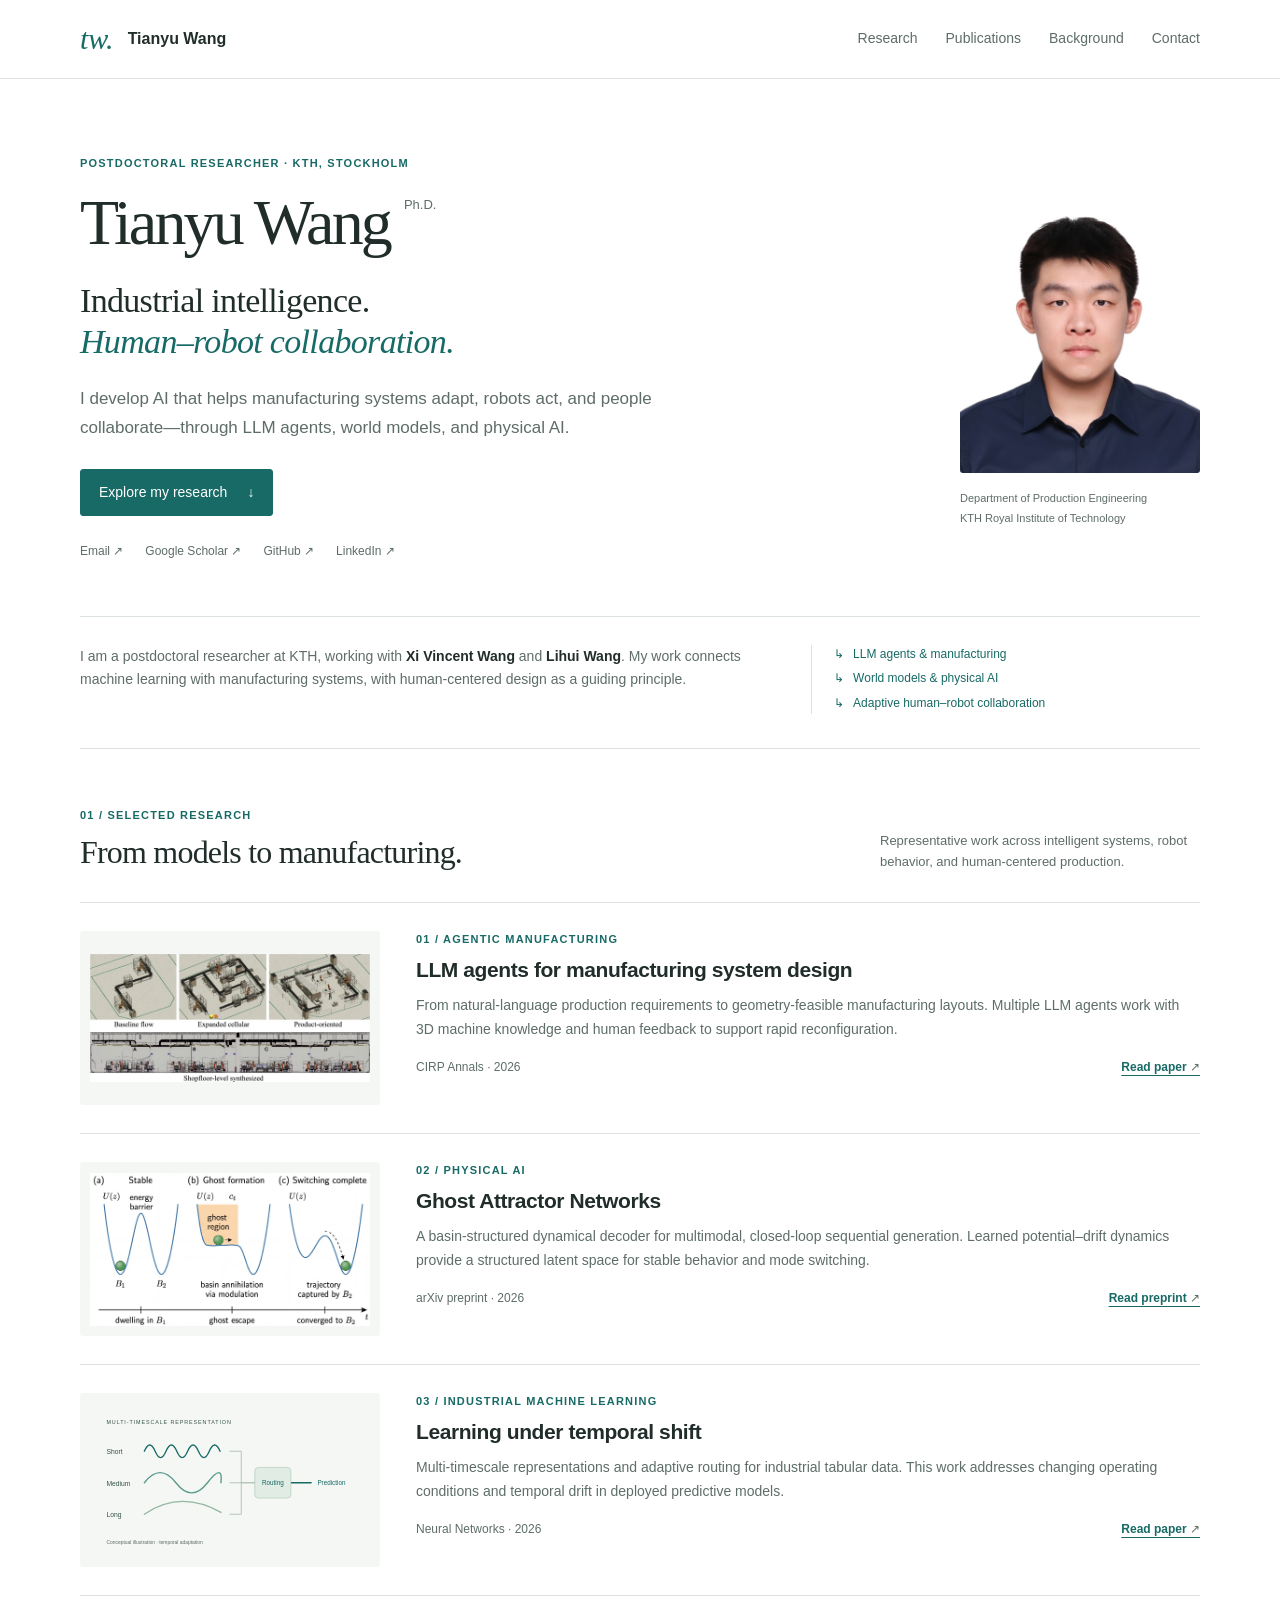
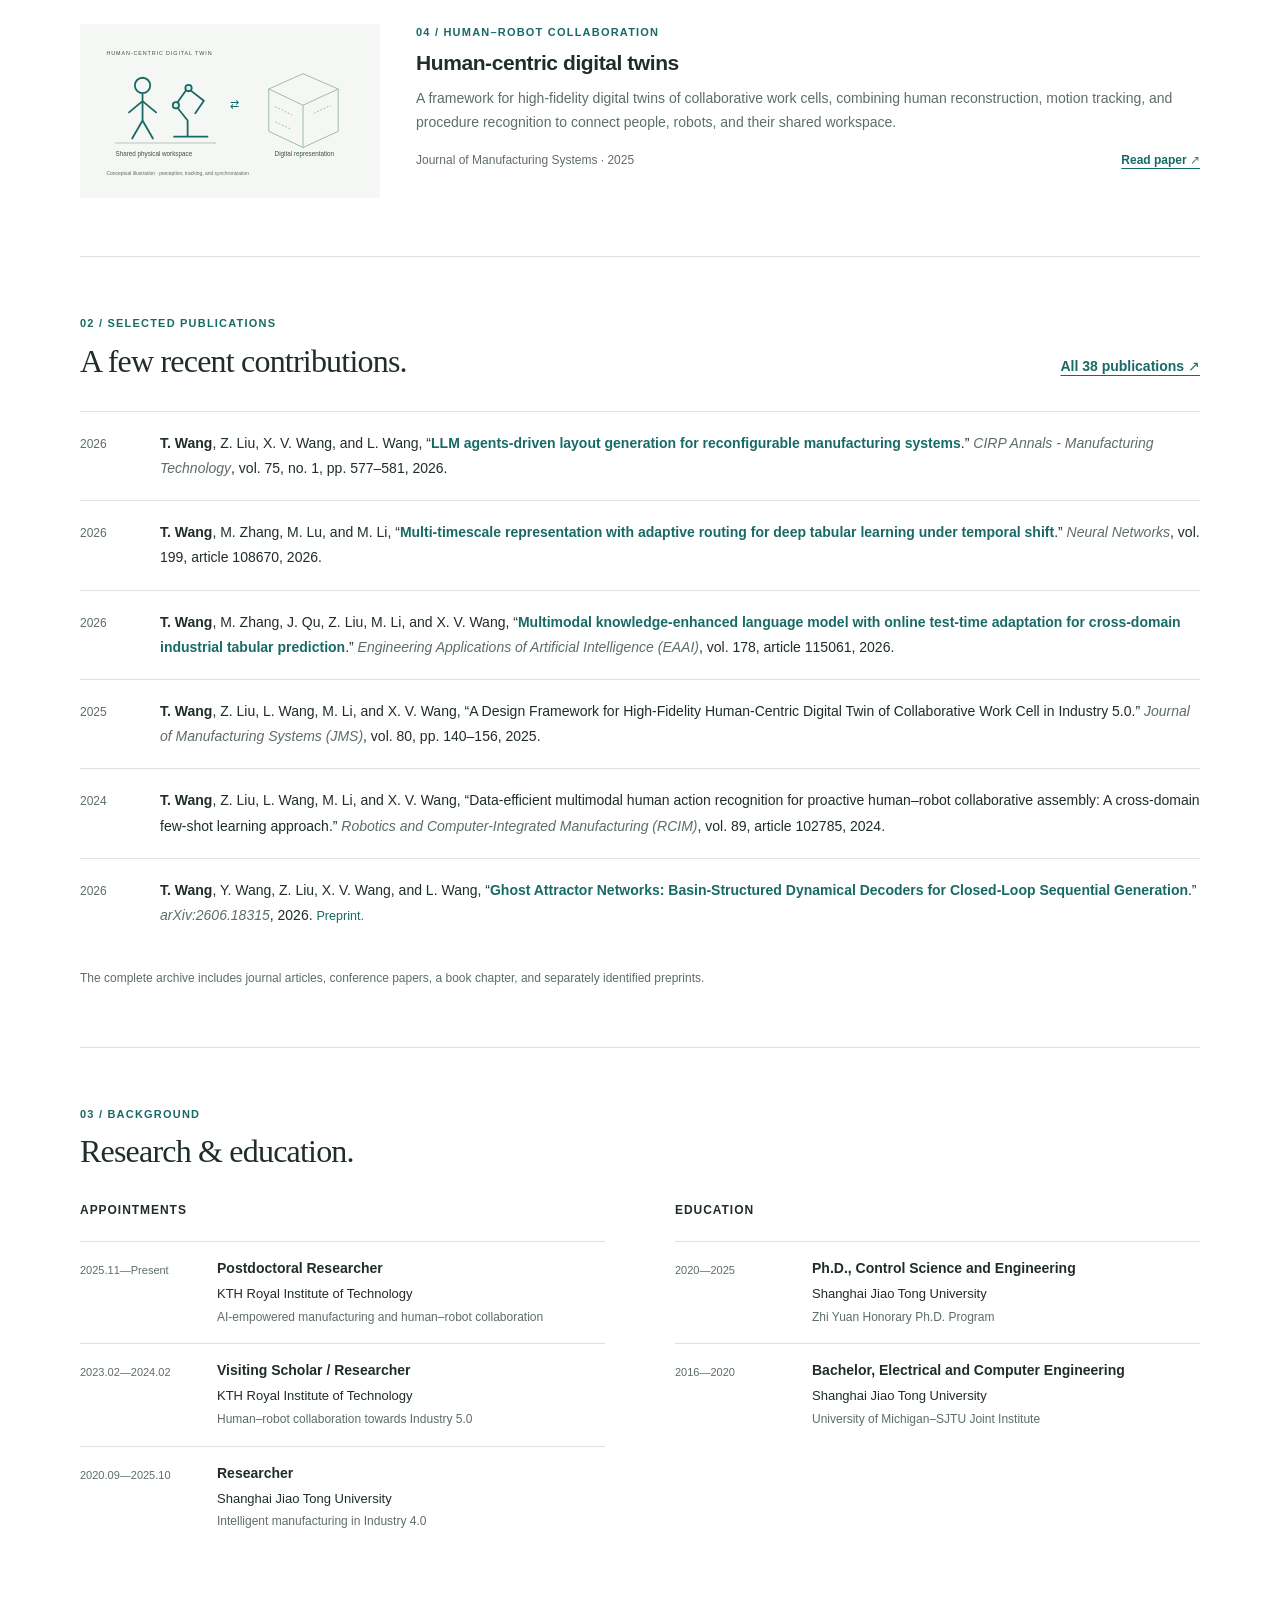
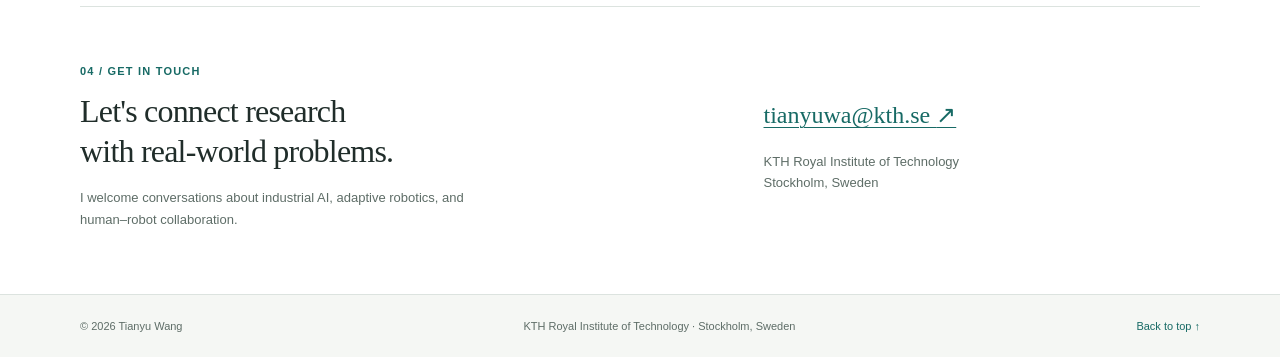
<file: index.html>
<!DOCTYPE html>
<html lang="en">
<head>
  <meta charset="UTF-8">
  <meta name="viewport" content="width=device-width, initial-scale=1">
  <meta name="color-scheme" content="light">
  <meta name="theme-color" content="#ffffff">
  <meta name="description" content="Tianyu Wang is a postdoctoral researcher at KTH working on industrial AI, LLM agents, physical AI, and human–robot collaboration.">
  <title>Tianyu Wang · Industrial AI & Human–Robot Collaboration</title>
  <link rel="icon" href="images/favicon.svg" type="image/svg+xml">
  <link rel="stylesheet" href="css/style.css">
  <script type="module" src="js/main.js"></script>
</head>
<body>
<a class="skip-link" href="#main">Skip to content</a>
<header class="site-header"><div class="container header-inner">
  <a class="identity" href="index.html" aria-label="Tianyu Wang, home"><span class="monogram" aria-hidden="true">tw.</span><span>Tianyu Wang</span></a>
  <nav class="desktop-nav" aria-label="Main navigation"><a href="#research">Research</a><a href="publications.html">Publications</a><a href="#experience">Background</a><a href="#contact">Contact</a></nav>
  <details class="mobile-nav"><summary>Menu <span aria-hidden="true">＋</span></summary><nav aria-label="Mobile navigation"><a href="#research">Research</a><a href="publications.html">Publications</a><a href="#experience">Background</a><a href="#contact">Contact</a></nav></details>
</div></header>

<main id="main" class="container">
  <section class="hero" id="home" aria-labelledby="hero-name">
    <div class="hero-copy"><p class="eyebrow">Postdoctoral Researcher · KTH, Stockholm</p>
      <h1 id="hero-name">Tianyu Wang<span class="name-degree">Ph.D.</span></h1>
      <p class="hero-focus">Industrial intelligence.<br><em>Human–robot collaboration.</em></p>
      <p class="hero-intro">I develop AI that helps manufacturing systems adapt, robots act, and people collaborate—through LLM agents, world models, and physical AI.</p>
      <div class="hero-links"><a class="button" href="#research">Explore my research <span aria-hidden="true">↓</span></a></div>
      <div class="social-links" aria-label="Professional profiles"><a href="mailto:tianyuwa@kth.se">Email ↗</a><a href="https://scholar.google.com/citations?user=_Cn0QFAAAAAJ" target="_blank" rel="noopener noreferrer">Google Scholar ↗</a><a href="https://github.com/gunnerwang" target="_blank" rel="noopener noreferrer">GitHub ↗</a><a href="https://www.linkedin.com/in/tianyu-wang-195a8b189" target="_blank" rel="noopener noreferrer">LinkedIn ↗</a></div>
    </div>
    <figure class="portrait"><img src="images/profile.jpg" width="240" height="285" alt="Portrait of Tianyu Wang"><figcaption>Department of Production Engineering<br>KTH Royal Institute of Technology</figcaption></figure>
  </section>
  <section class="about-strip" id="about" aria-label="About and research directions"><p>I am a postdoctoral researcher at KTH, working with <strong>Xi Vincent Wang</strong> and <strong>Lihui Wang</strong>. My work connects machine learning with manufacturing systems, with human-centered design as a guiding principle.</p><div class="research-directions"><span>LLM agents &amp; manufacturing</span><span>World models &amp; physical AI</span><span>Adaptive human–robot collaboration</span></div></section>
  <section class="section" id="research" aria-labelledby="research-title"><div class="section-heading"><div><p class="eyebrow">01 / Selected research</p><h2 id="research-title">From models to manufacturing.</h2></div><p>Representative work across intelligent systems, robot behavior, and human-centered production.</p></div>
    <div class="research-list"><article class="research-row">
  <a class="research-visual" href="images/research/layouts.webp" target="_blank" rel="noopener noreferrer" aria-label="View figure: LLM agents for manufacturing system design"><img src="images/research/layouts.webp" alt="Generated manufacturing layouts and shopfloor configurations from the CIRP Annals paper." width="900" height="500" loading="lazy"></a>
  <div class="research-copy"><p class="eyebrow">01 / Agentic manufacturing</p><h3>LLM agents for manufacturing system design</h3><p>From natural-language production requirements to geometry-feasible manufacturing layouts. Multiple LLM agents work with 3D machine knowledge and human feedback to support rapid reconfiguration.</p><div class="research-meta"><span>CIRP Annals · 2026</span><a href="https://doi.org/10.1016/j.cirp.2026.03.015" target="_blank" rel="noopener noreferrer">Read paper <span aria-hidden="true">↗</span></a></div></div>
</article><article class="research-row">
  <a class="research-visual" href="images/research/ghost.webp" target="_blank" rel="noopener noreferrer" aria-label="View figure: Ghost Attractor Networks"><img src="images/research/ghost.webp" alt="Figure from the Ghost Attractor Networks preprint showing stable basins, ghost formation, and mode switching." width="900" height="500" loading="lazy"></a>
  <div class="research-copy"><p class="eyebrow">02 / Physical AI</p><h3>Ghost Attractor Networks</h3><p>A basin-structured dynamical decoder for multimodal, closed-loop sequential generation. Learned potential–drift dynamics provide a structured latent space for stable behavior and mode switching.</p><div class="research-meta"><span>arXiv preprint · 2026</span><a href="https://arxiv.org/abs/2606.18315" target="_blank" rel="noopener noreferrer">Read preprint <span aria-hidden="true">↗</span></a></div></div>
</article><article class="research-row">
  <a class="research-visual" href="images/research/temporal.svg" target="_blank" rel="noopener noreferrer" aria-label="View figure: Learning under temporal shift"><img src="images/research/temporal.svg" alt="Conceptual illustration of short-, medium-, and long-timescale representations routed to a predictor." width="900" height="500" loading="lazy"></a>
  <div class="research-copy"><p class="eyebrow">03 / Industrial machine learning</p><h3>Learning under temporal shift</h3><p>Multi-timescale representations and adaptive routing for industrial tabular data. This work addresses changing operating conditions and temporal drift in deployed predictive models.</p><div class="research-meta"><span>Neural Networks · 2026</span><a href="https://doi.org/10.1016/j.neunet.2026.108670" target="_blank" rel="noopener noreferrer">Read paper <span aria-hidden="true">↗</span></a></div></div>
</article><article class="research-row">
  <a class="research-visual" href="images/research/twin.svg" target="_blank" rel="noopener noreferrer" aria-label="View figure: Human-centric digital twins"><img src="images/research/twin.svg" alt="Conceptual illustration linking a person and robot in a physical work cell with a digital twin." width="900" height="500" loading="lazy"></a>
  <div class="research-copy"><p class="eyebrow">04 / Human–robot collaboration</p><h3>Human-centric digital twins</h3><p>A framework for high-fidelity digital twins of collaborative work cells, combining human reconstruction, motion tracking, and procedure recognition to connect people, robots, and their shared workspace.</p><div class="research-meta"><span>Journal of Manufacturing Systems · 2025</span><a href="https://doi.org/10.1016/j.jmsy.2025.02.018" target="_blank" rel="noopener noreferrer">Read paper <span aria-hidden="true">↗</span></a></div></div>
</article></div>
  </section>
  <section class="section" id="publications" aria-labelledby="publications-title"><div class="section-heading"><div><p class="eyebrow">02 / Selected publications</p><h2 id="publications-title">A few recent contributions.</h2></div><a class="text-link" href="publications.html">All 38 publications <span aria-hidden="true">↗</span></a></div>
    <ol class="selected-publications"><li class="selected-publication" data-publication="wang2026cirp"><span class="publication-year">2026</span><div><strong>T. Wang</strong>, Z. Liu, X. V. Wang, and L. Wang, “<a href="https://doi.org/10.1016/j.cirp.2026.03.015" target="_blank" rel="noopener noreferrer">LLM agents-driven layout generation for reconfigurable manufacturing systems</a>.” <em>CIRP Annals - Manufacturing Technology</em>, vol. 75, no. 1, pp. 577–581, 2026.</div></li><li class="selected-publication" data-publication="wang2026tabular"><span class="publication-year">2026</span><div><strong>T. Wang</strong>, M. Zhang, M. Lu, and M. Li, “<a href="https://doi.org/10.1016/j.neunet.2026.108670" target="_blank" rel="noopener noreferrer">Multi-timescale representation with adaptive routing for deep tabular learning under temporal shift</a>.” <em>Neural Networks</em>, vol. 199, article 108670, 2026.</div></li><li class="selected-publication" data-publication="wang2026soft"><span class="publication-year">2026</span><div><strong>T. Wang</strong>, M. Zhang, J. Qu, Z. Liu, M. Li, and X. V. Wang, “<a href="https://doi.org/10.1016/j.engappai.2026.115061" target="_blank" rel="noopener noreferrer">Multimodal knowledge-enhanced language model with online test-time adaptation for cross-domain industrial tabular prediction</a>.” <em>Engineering Applications of Artificial Intelligence (EAAI)</em>, vol. 178, article 115061, 2026.</div></li><li class="selected-publication" data-publication="wang2025jms"><span class="publication-year">2025</span><div><strong>T. Wang</strong>, Z. Liu, L. Wang, M. Li, and X. V. Wang, “A Design Framework for High-Fidelity Human-Centric Digital Twin of Collaborative Work Cell in Industry 5.0.” <em>Journal of Manufacturing Systems (JMS)</em>, vol. 80, pp. 140–156, 2025.</div></li><li class="selected-publication" data-publication="wang2024data"><span class="publication-year">2024</span><div><strong>T. Wang</strong>, Z. Liu, L. Wang, M. Li, and X. V. Wang, “Data-efficient multimodal human action recognition for proactive human–robot collaborative assembly: A cross-domain few-shot learning approach.” <em>Robotics and Computer-Integrated Manufacturing (RCIM)</em>, vol. 89, article 102785, 2024.</div></li><li class="selected-publication" data-publication="wang2026ghost"><span class="publication-year">2026</span><div><strong>T. Wang</strong>, Y. Wang, Z. Liu, X. V. Wang, and L. Wang, “<a href="https://arxiv.org/abs/2606.18315" target="_blank" rel="noopener noreferrer">Ghost Attractor Networks: Basin-Structured Dynamical Decoders for Closed-Loop Sequential Generation</a>.” <em>arXiv:2606.18315</em>, 2026. <span class="highlight">Preprint.</span></div></li></ol>
    <p class="section-note">The complete archive includes journal articles, conference papers, a book chapter, and separately identified preprints.</p>
  </section>
  <section class="section background-section" id="experience" aria-labelledby="background-title"><div class="section-heading"><div><p class="eyebrow">03 / Background</p><h2 id="background-title">Research &amp; education.</h2></div></div>
    <div class="background-grid"><div><h3 class="small-heading">Appointments</h3><div class="timeline-row"><span>2025.11—Present</span><div><h4>Postdoctoral Researcher</h4><p>KTH Royal Institute of Technology</p><p class="muted">AI-empowered manufacturing and human–robot collaboration</p></div></div><div class="timeline-row"><span>2023.02—2024.02</span><div><h4>Visiting Scholar / Researcher</h4><p>KTH Royal Institute of Technology</p><p class="muted">Human–robot collaboration towards Industry 5.0</p></div></div><div class="timeline-row"><span>2020.09—2025.10</span><div><h4>Researcher</h4><p>Shanghai Jiao Tong University</p><p class="muted">Intelligent manufacturing in Industry 4.0</p></div></div></div>
    <div><h3 class="small-heading">Education</h3><div class="timeline-row"><span>2020—2025</span><div><h4>Ph.D., Control Science and Engineering</h4><p>Shanghai Jiao Tong University</p><p class="muted">Zhi Yuan Honorary Ph.D. Program</p></div></div><div class="timeline-row"><span>2016—2020</span><div><h4>Bachelor, Electrical and Computer Engineering</h4><p>Shanghai Jiao Tong University</p><p class="muted">University of Michigan–SJTU Joint Institute</p></div></div></div></div>
  </section>
  <section class="contact-section" id="contact" aria-labelledby="contact-title"><div><p class="eyebrow">04 / Get in touch</p><h2 id="contact-title">Let's connect research<br>with real-world problems.</h2><p>I welcome conversations about industrial AI, adaptive robotics, and human–robot collaboration.</p></div><div class="contact-details"><a class="email-link" href="mailto:tianyuwa@kth.se">tianyuwa@kth.se <span aria-hidden="true">↗</span></a><p>KTH Royal Institute of Technology<br>Stockholm, Sweden</p></div></section>
</main>
<footer class="site-footer"><div class="container footer-inner"><p>© 2026 Tianyu Wang</p><p>KTH Royal Institute of Technology · Stockholm, Sweden</p><a href="#main">Back to top ↑</a></div></footer>
</body>
</html>
</file>
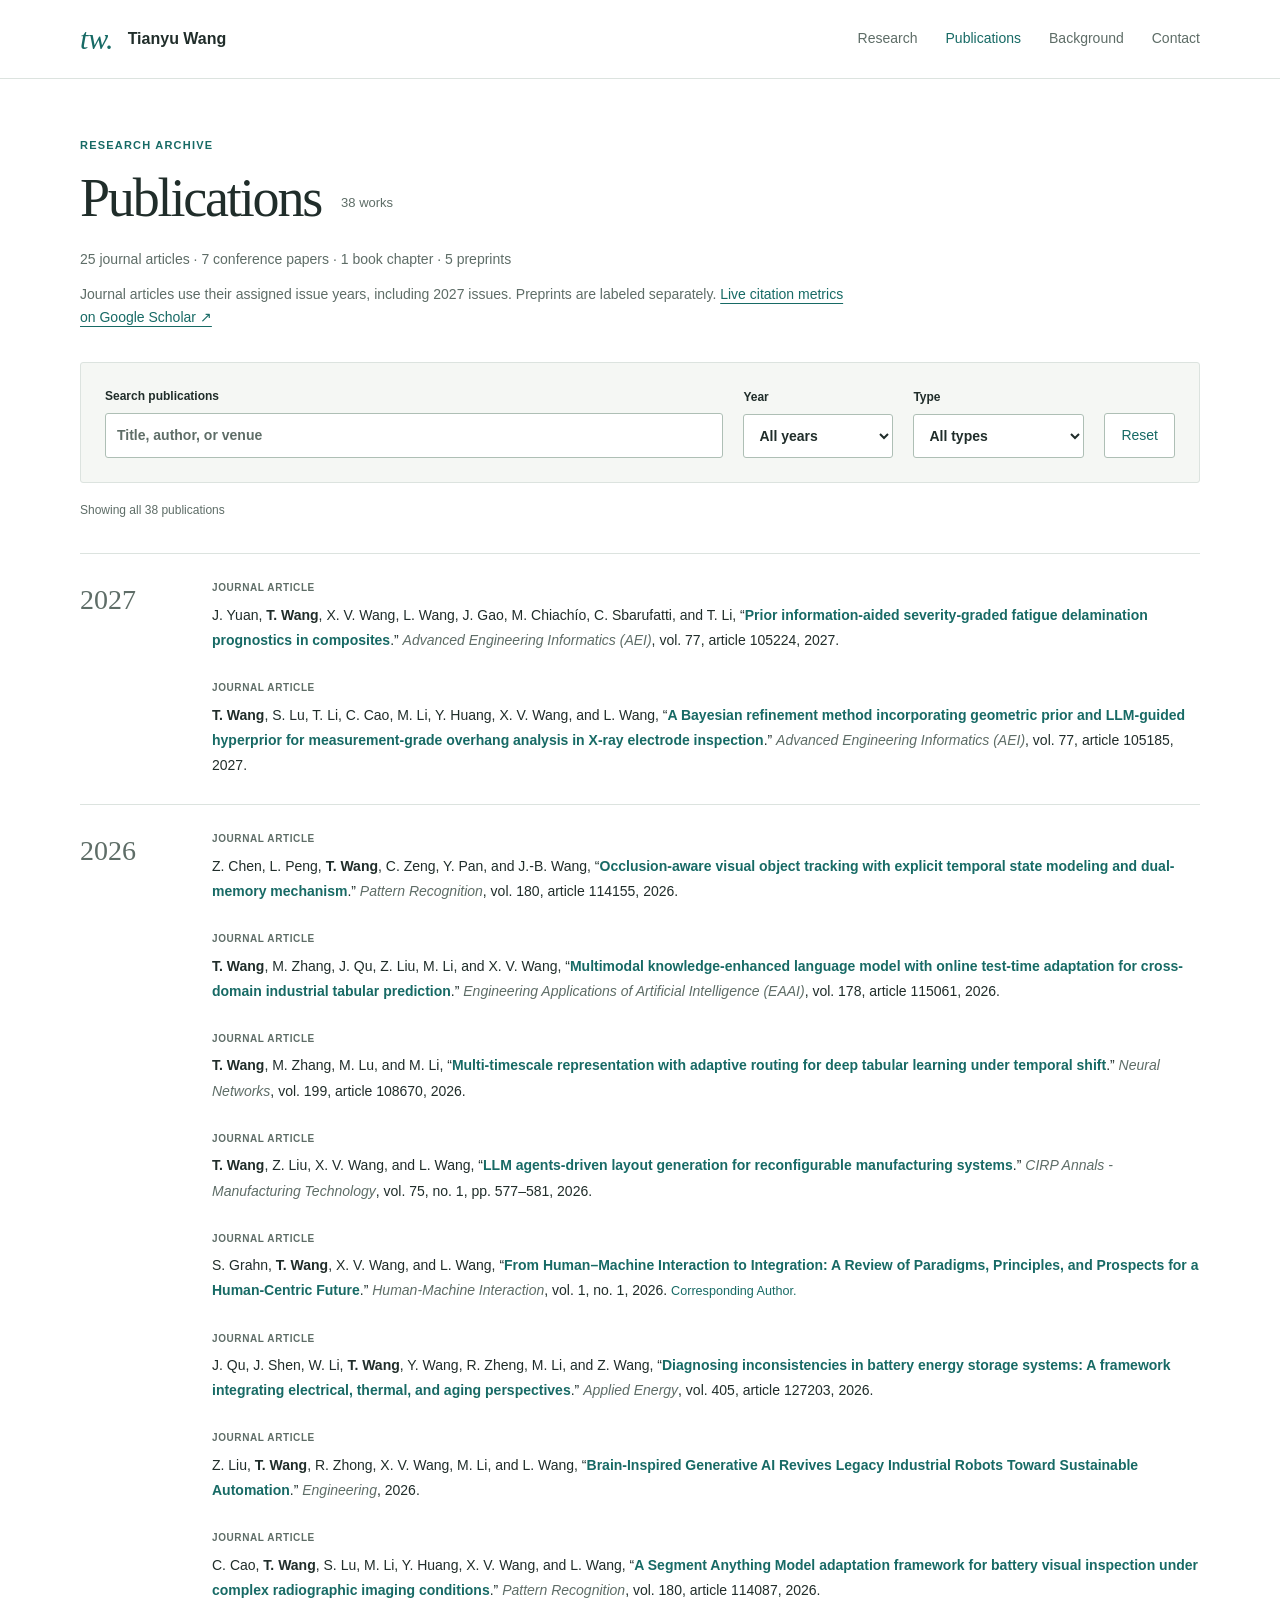
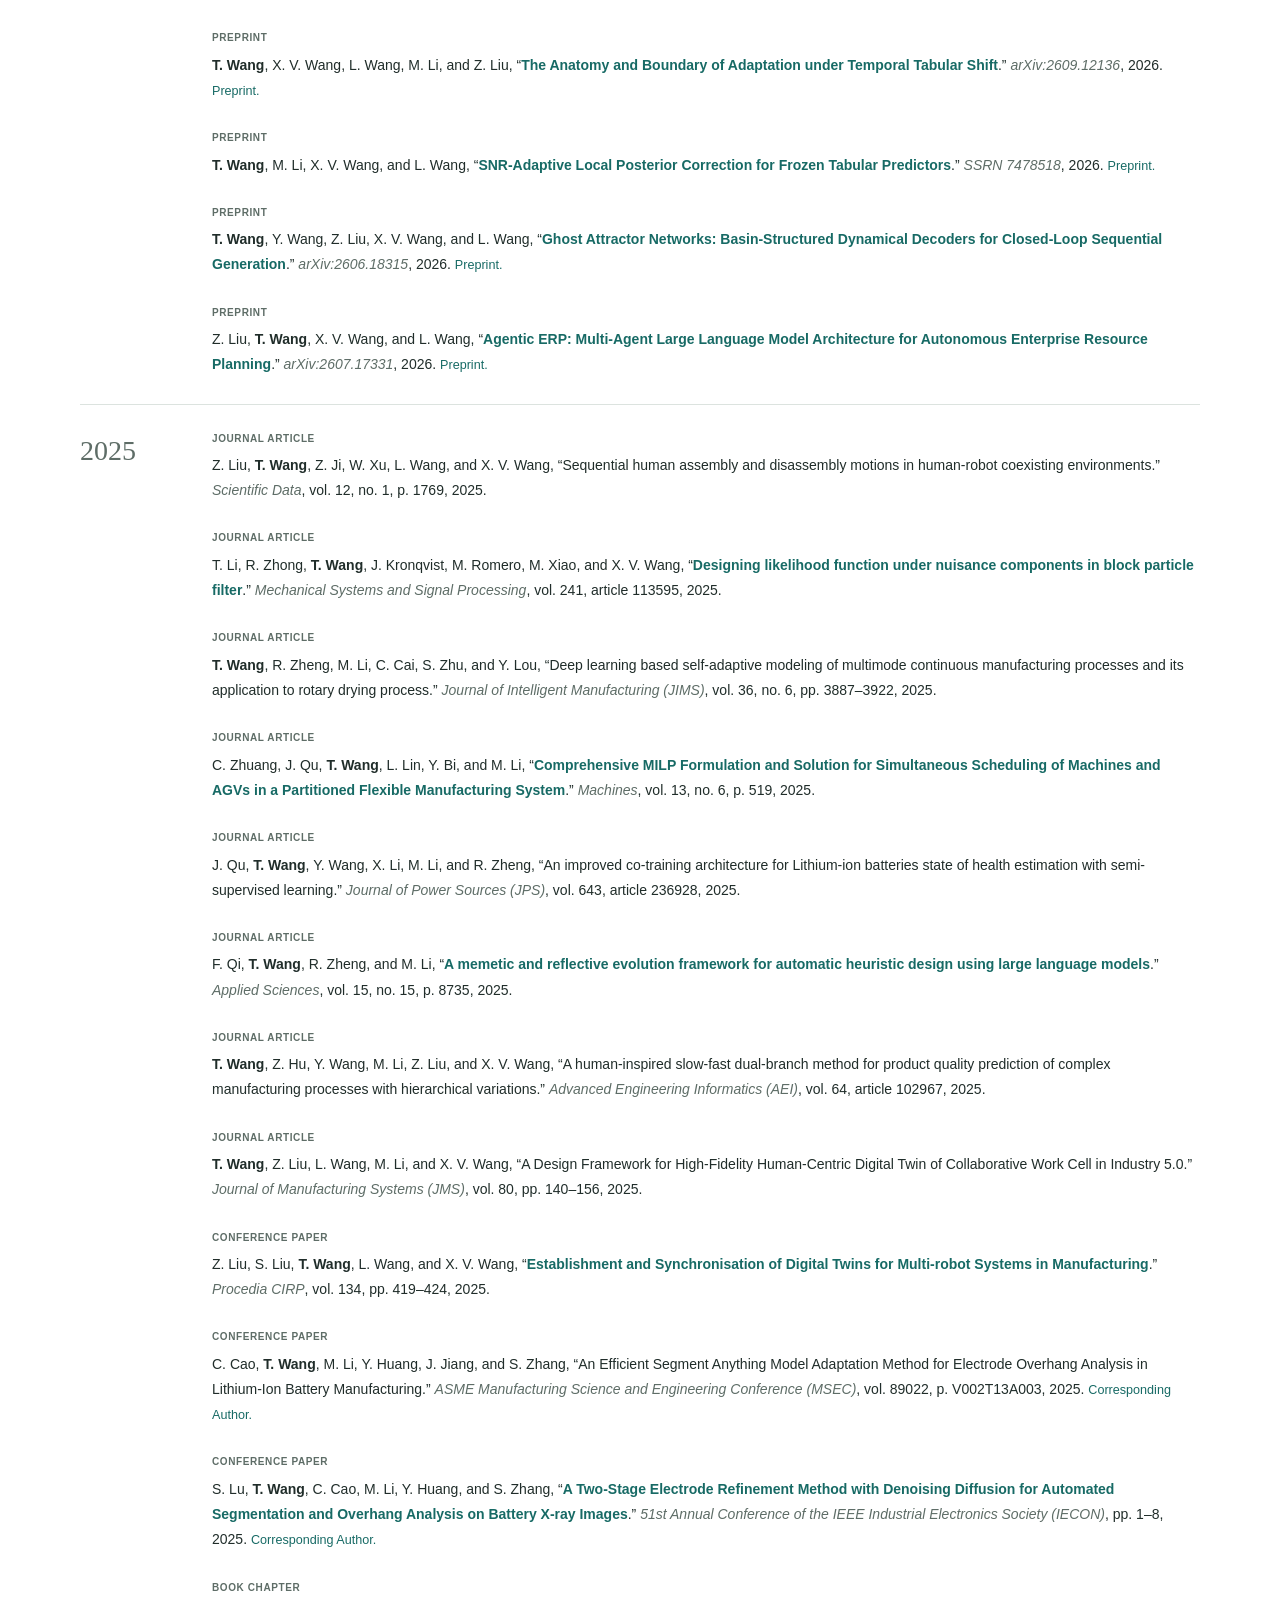
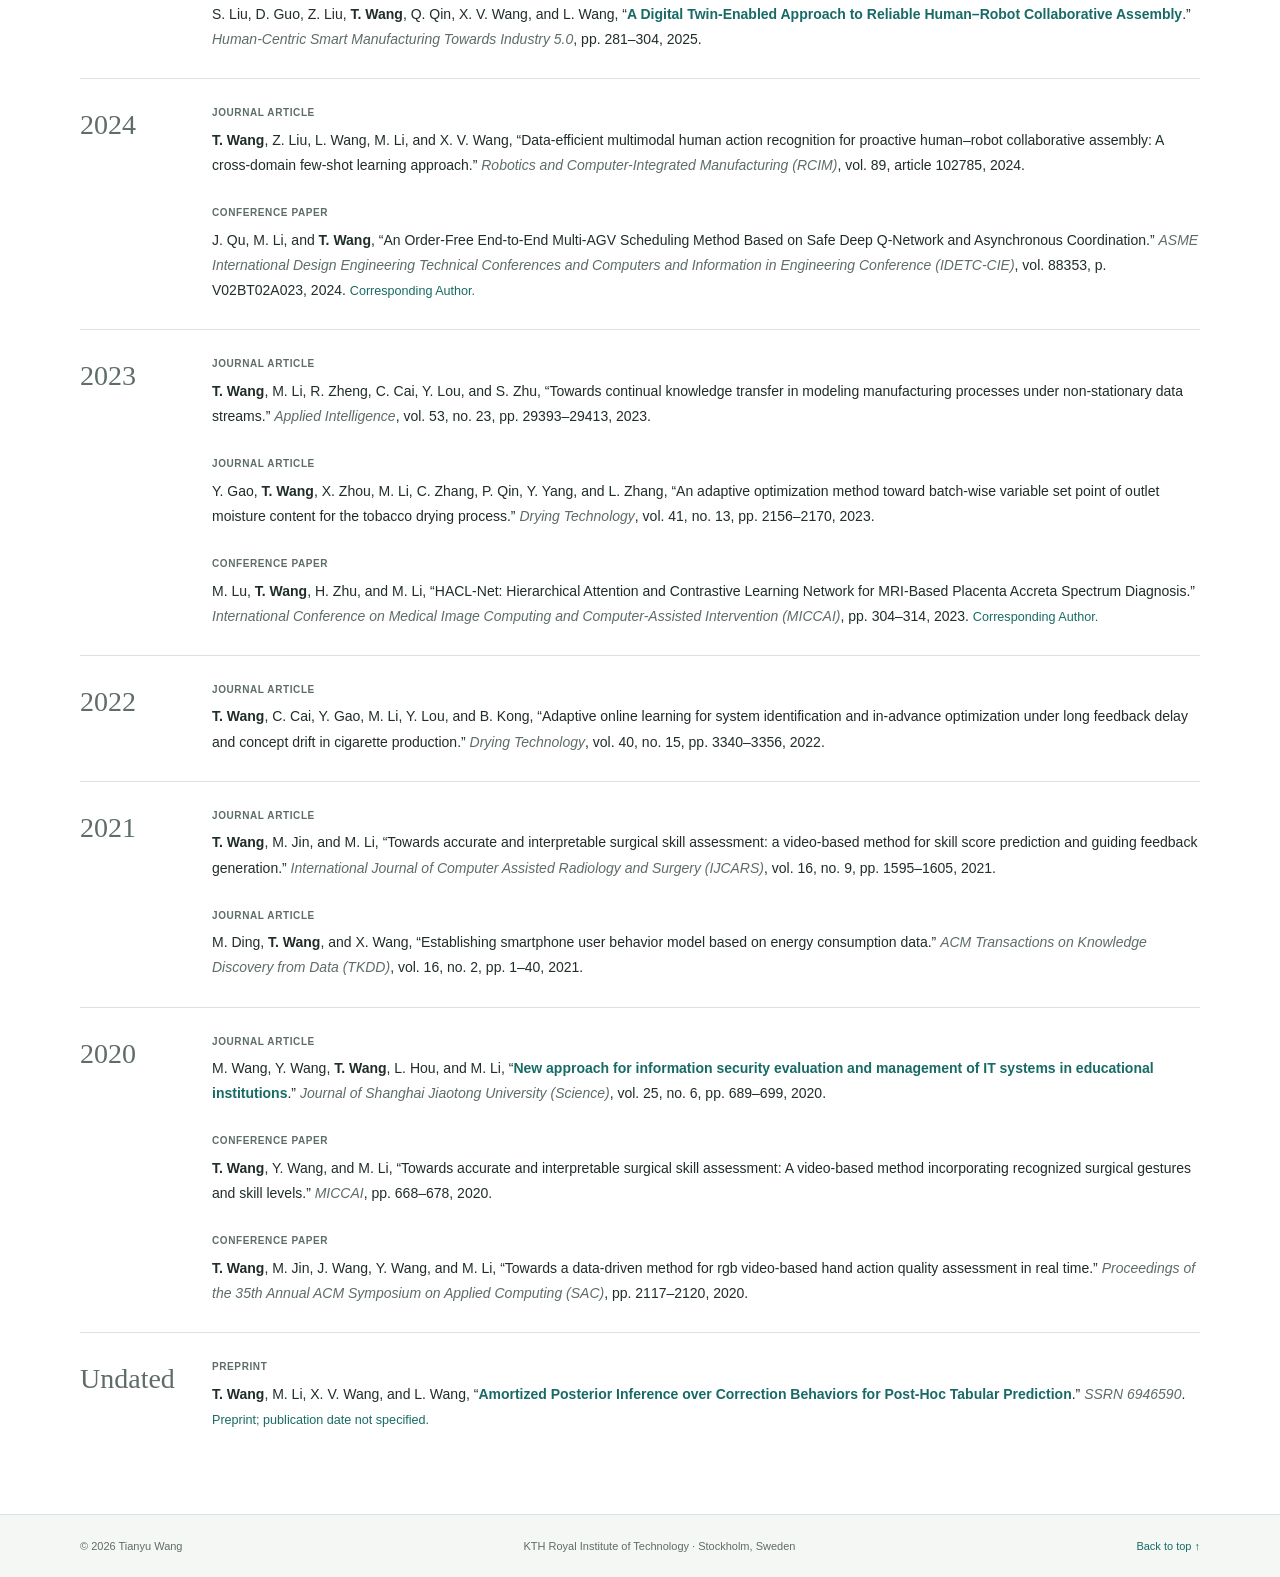
<file: publications.html>
<!DOCTYPE html>
<html lang="en">
<head>
  <meta charset="UTF-8">
  <meta name="viewport" content="width=device-width, initial-scale=1">
  <meta name="color-scheme" content="light">
  <meta name="theme-color" content="#ffffff">
  <meta name="description" content="Tianyu Wang is a postdoctoral researcher at KTH working on industrial AI, LLM agents, physical AI, and human–robot collaboration.">
  <title>Publications · Tianyu Wang</title>
  <link rel="icon" href="images/favicon.svg" type="image/svg+xml">
  <link rel="stylesheet" href="css/style.css">
  <script type="module" src="js/main.js"></script>
</head>
<body>
<a class="skip-link" href="#main">Skip to content</a>
<header class="site-header"><div class="container header-inner">
  <a class="identity" href="index.html" aria-label="Tianyu Wang, home"><span class="monogram" aria-hidden="true">tw.</span><span>Tianyu Wang</span></a>
  <nav class="desktop-nav" aria-label="Main navigation"><a href="index.html#research">Research</a><a href="publications.html" aria-current="page">Publications</a><a href="index.html#experience">Background</a><a href="index.html#contact">Contact</a></nav>
  <details class="mobile-nav"><summary>Menu <span aria-hidden="true">＋</span></summary><nav aria-label="Mobile navigation"><a href="index.html#research">Research</a><a href="publications.html" aria-current="page">Publications</a><a href="index.html#experience">Background</a><a href="index.html#contact">Contact</a></nav></details>
</div></header>

<main id="main" class="container archive-main"><header class="archive-heading"><p class="eyebrow">Research archive</p><h1>Publications<span class="archive-total">38 works</span></h1><p>25 journal articles · 7 conference papers · 1 book chapter · 5 preprints</p><p class="archive-description">Journal articles use their assigned issue years, including 2027 issues. Preprints are labeled separately. <a href="https://scholar.google.com/citations?user=_Cn0QFAAAAAJ" target="_blank" rel="noopener noreferrer">Live citation metrics on Google Scholar ↗</a></p></header>
<form class="publication-filters" id="publication-filters" aria-label="Filter publications" hidden>
  <label class="search-field">Search publications<input type="search" name="query" placeholder="Title, author, or venue" autocomplete="off"></label>
  <label>Year<select name="year"><option value="">All years</option><option value="2027">2027</option><option value="2026">2026</option><option value="2025">2025</option><option value="2024">2024</option><option value="2023">2023</option><option value="2022">2022</option><option value="2021">2021</option><option value="2020">2020</option><option value="undated">Undated</option></select></label>
  <label>Type<select name="type"><option value="">All types</option><option value="article">Journal articles</option><option value="conference">Conference papers</option><option value="chapter">Book chapters</option><option value="preprint">Preprints</option></select></label>
  <button type="reset" class="filter-reset">Reset</button>
</form><p class="filter-status" id="filter-status" role="status" aria-live="polite">Showing all 38 publications</p><div class="empty-state" id="empty-state" hidden><h2>No matching publications</h2><p>Try another keyword or reset the filters to view the full archive.</p></div>
<div class="archive-list"><section class="publication-group" aria-labelledby="year-2027"><h2 id="year-2027">2027</h2><ol class="archive-items"><li class="archive-publication" data-publication="yuan2027prior" data-type="article" data-year="2027"><span class="publication-type">Journal article</span><div class="citation">J. Yuan, <strong>T. Wang</strong>, X. V. Wang, L. Wang, J. Gao, M. Chiachío, C. Sbarufatti, and T. Li, “<a href="https://doi.org/10.1016/j.aei.2026.105224" target="_blank" rel="noopener noreferrer">Prior information-aided severity-graded fatigue delamination prognostics in composites</a>.” <em>Advanced Engineering Informatics (AEI)</em>, vol. 77, article 105224, 2027.</div></li><li class="archive-publication" data-publication="wang2027bayesian" data-type="article" data-year="2027"><span class="publication-type">Journal article</span><div class="citation"><strong>T. Wang</strong>, S. Lu, T. Li, C. Cao, M. Li, Y. Huang, X. V. Wang, and L. Wang, “<a href="https://doi.org/10.1016/j.aei.2026.105185" target="_blank" rel="noopener noreferrer">A Bayesian refinement method incorporating geometric prior and LLM-guided hyperprior for measurement-grade overhang analysis in X-ray electrode inspection</a>.” <em>Advanced Engineering Informatics (AEI)</em>, vol. 77, article 105185, 2027.</div></li></ol></section><section class="publication-group" aria-labelledby="year-2026"><h2 id="year-2026">2026</h2><ol class="archive-items"><li class="archive-publication" data-publication="chen2026occlusion" data-type="article" data-year="2026"><span class="publication-type">Journal article</span><div class="citation">Z. Chen, L. Peng, <strong>T. Wang</strong>, C. Zeng, Y. Pan, and J.-B. Wang, “<a href="https://doi.org/10.1016/j.patcog.2026.114155" target="_blank" rel="noopener noreferrer">Occlusion-aware visual object tracking with explicit temporal state modeling and dual-memory mechanism</a>.” <em>Pattern Recognition</em>, vol. 180, article 114155, 2026.</div></li><li class="archive-publication" data-publication="wang2026soft" data-type="article" data-year="2026"><span class="publication-type">Journal article</span><div class="citation"><strong>T. Wang</strong>, M. Zhang, J. Qu, Z. Liu, M. Li, and X. V. Wang, “<a href="https://doi.org/10.1016/j.engappai.2026.115061" target="_blank" rel="noopener noreferrer">Multimodal knowledge-enhanced language model with online test-time adaptation for cross-domain industrial tabular prediction</a>.” <em>Engineering Applications of Artificial Intelligence (EAAI)</em>, vol. 178, article 115061, 2026.</div></li><li class="archive-publication" data-publication="wang2026tabular" data-type="article" data-year="2026"><span class="publication-type">Journal article</span><div class="citation"><strong>T. Wang</strong>, M. Zhang, M. Lu, and M. Li, “<a href="https://doi.org/10.1016/j.neunet.2026.108670" target="_blank" rel="noopener noreferrer">Multi-timescale representation with adaptive routing for deep tabular learning under temporal shift</a>.” <em>Neural Networks</em>, vol. 199, article 108670, 2026.</div></li><li class="archive-publication" data-publication="wang2026cirp" data-type="article" data-year="2026"><span class="publication-type">Journal article</span><div class="citation"><strong>T. Wang</strong>, Z. Liu, X. V. Wang, and L. Wang, “<a href="https://doi.org/10.1016/j.cirp.2026.03.015" target="_blank" rel="noopener noreferrer">LLM agents-driven layout generation for reconfigurable manufacturing systems</a>.” <em>CIRP Annals - Manufacturing Technology</em>, vol. 75, no. 1, pp. 577–581, 2026.</div></li><li class="archive-publication" data-publication="grahn2026integration" data-type="article" data-year="2026"><span class="publication-type">Journal article</span><div class="citation">S. Grahn, <strong>T. Wang</strong>, X. V. Wang, and L. Wang, “<a href="https://www.sciltp.com/journals/hmi/articles/2608004893" target="_blank" rel="noopener noreferrer">From Human–Machine Interaction to Integration: A Review of Paradigms, Principles, and Prospects for a Human-Centric Future</a>.” <em>Human-Machine Interaction</em>, vol. 1, no. 1, 2026. <span class="highlight">Corresponding Author.</span></div></li><li class="archive-publication" data-publication="qu2026diagnosing" data-type="article" data-year="2026"><span class="publication-type">Journal article</span><div class="citation">J. Qu, J. Shen, W. Li, <strong>T. Wang</strong>, Y. Wang, R. Zheng, M. Li, and Z. Wang, “<a href="https://doi.org/10.1016/j.apenergy.2025.127203" target="_blank" rel="noopener noreferrer">Diagnosing inconsistencies in battery energy storage systems: A framework integrating electrical, thermal, and aging perspectives</a>.” <em>Applied Energy</em>, vol. 405, article 127203, 2026.</div></li><li class="archive-publication" data-publication="liu2026brain" data-type="article" data-year="2026"><span class="publication-type">Journal article</span><div class="citation">Z. Liu, <strong>T. Wang</strong>, R. Zhong, X. V. Wang, M. Li, and L. Wang, “<a href="https://doi.org/10.1016/j.eng.2026.05.020" target="_blank" rel="noopener noreferrer">Brain-Inspired Generative AI Revives Legacy Industrial Robots Toward Sustainable Automation</a>.” <em>Engineering</em>, 2026.</div></li><li class="archive-publication" data-publication="cao2026segment" data-type="article" data-year="2026"><span class="publication-type">Journal article</span><div class="citation">C. Cao, <strong>T. Wang</strong>, S. Lu, M. Li, Y. Huang, X. V. Wang, and L. Wang, “<a href="https://doi.org/10.1016/j.patcog.2026.114087" target="_blank" rel="noopener noreferrer">A Segment Anything Model adaptation framework for battery visual inspection under complex radiographic imaging conditions</a>.” <em>Pattern Recognition</em>, vol. 180, article 114087, 2026.</div></li><li class="archive-publication" data-publication="wang2026anatomy" data-type="preprint" data-year="2026"><span class="publication-type">Preprint</span><div class="citation"><strong>T. Wang</strong>, X. V. Wang, L. Wang, M. Li, and Z. Liu, “<a href="https://arxiv.org/abs/2609.12136" target="_blank" rel="noopener noreferrer">The Anatomy and Boundary of Adaptation under Temporal Tabular Shift</a>.” <em>arXiv:2609.12136</em>, 2026. <span class="highlight">Preprint.</span></div></li><li class="archive-publication" data-publication="wang2026snr" data-type="preprint" data-year="2026"><span class="publication-type">Preprint</span><div class="citation"><strong>T. Wang</strong>, M. Li, X. V. Wang, and L. Wang, “<a href="https://papers.ssrn.com/sol3/papers.cfm?abstract_id=7478518" target="_blank" rel="noopener noreferrer">SNR-Adaptive Local Posterior Correction for Frozen Tabular Predictors</a>.” <em>SSRN 7478518</em>, 2026. <span class="highlight">Preprint.</span></div></li><li class="archive-publication" data-publication="wang2026ghost" data-type="preprint" data-year="2026"><span class="publication-type">Preprint</span><div class="citation"><strong>T. Wang</strong>, Y. Wang, Z. Liu, X. V. Wang, and L. Wang, “<a href="https://arxiv.org/abs/2606.18315" target="_blank" rel="noopener noreferrer">Ghost Attractor Networks: Basin-Structured Dynamical Decoders for Closed-Loop Sequential Generation</a>.” <em>arXiv:2606.18315</em>, 2026. <span class="highlight">Preprint.</span></div></li><li class="archive-publication" data-publication="liu2026erp" data-type="preprint" data-year="2026"><span class="publication-type">Preprint</span><div class="citation">Z. Liu, <strong>T. Wang</strong>, X. V. Wang, and L. Wang, “<a href="https://arxiv.org/abs/2607.17331" target="_blank" rel="noopener noreferrer">Agentic ERP: Multi-Agent Large Language Model Architecture for Autonomous Enterprise Resource Planning</a>.” <em>arXiv:2607.17331</em>, 2026. <span class="highlight">Preprint.</span></div></li></ol></section><section class="publication-group" aria-labelledby="year-2025"><h2 id="year-2025">2025</h2><ol class="archive-items"><li class="archive-publication" data-publication="liu2025sdata" data-type="article" data-year="2025"><span class="publication-type">Journal article</span><div class="citation">Z. Liu, <strong>T. Wang</strong>, Z. Ji, W. Xu, L. Wang, and X. V. Wang, “Sequential human assembly and disassembly motions in human-robot coexisting environments.” <em>Scientific Data</em>, vol. 12, no. 1, p. 1769, 2025.</div></li><li class="archive-publication" data-publication="li2025likelihood" data-type="article" data-year="2025"><span class="publication-type">Journal article</span><div class="citation">T. Li, R. Zhong, <strong>T. Wang</strong>, J. Kronqvist, M. Romero, M. Xiao, and X. V. Wang, “<a href="https://doi.org/10.1016/j.ymssp.2025.113595" target="_blank" rel="noopener noreferrer">Designing likelihood function under nuisance components in block particle filter</a>.” <em>Mechanical Systems and Signal Processing</em>, vol. 241, article 113595, 2025.</div></li><li class="archive-publication" data-publication="wang2024deep" data-type="article" data-year="2025"><span class="publication-type">Journal article</span><div class="citation"><strong>T. Wang</strong>, R. Zheng, M. Li, C. Cai, S. Zhu, and Y. Lou, “Deep learning based self-adaptive modeling of multimode continuous manufacturing processes and its application to rotary drying process.” <em>Journal of Intelligent Manufacturing (JIMS)</em>, vol. 36, no. 6, pp. 3887–3922, 2025.</div></li><li class="archive-publication" data-publication="zhuang2025milp" data-type="article" data-year="2025"><span class="publication-type">Journal article</span><div class="citation">C. Zhuang, J. Qu, <strong>T. Wang</strong>, L. Lin, Y. Bi, and M. Li, “<a href="https://doi.org/10.3390/machines13060519" target="_blank" rel="noopener noreferrer">Comprehensive MILP Formulation and Solution for Simultaneous Scheduling of Machines and AGVs in a Partitioned Flexible Manufacturing System</a>.” <em>Machines</em>, vol. 13, no. 6, p. 519, 2025.</div></li><li class="archive-publication" data-publication="QU2025236928" data-type="article" data-year="2025"><span class="publication-type">Journal article</span><div class="citation">J. Qu, <strong>T. Wang</strong>, Y. Wang, X. Li, M. Li, and R. Zheng, “An improved co-training architecture for Lithium-ion batteries state of health estimation with semi-supervised learning.” <em>Journal of Power Sources (JPS)</em>, vol. 643, article 236928, 2025.</div></li><li class="archive-publication" data-publication="qi2025memetic" data-type="article" data-year="2025"><span class="publication-type">Journal article</span><div class="citation">F. Qi, <strong>T. Wang</strong>, R. Zheng, and M. Li, “<a href="https://doi.org/10.3390/app15158735" target="_blank" rel="noopener noreferrer">A memetic and reflective evolution framework for automatic heuristic design using large language models</a>.” <em>Applied Sciences</em>, vol. 15, no. 15, p. 8735, 2025.</div></li><li class="archive-publication" data-publication="wang2024neuro" data-type="article" data-year="2025"><span class="publication-type">Journal article</span><div class="citation"><strong>T. Wang</strong>, Z. Hu, Y. Wang, M. Li, Z. Liu, and X. V. Wang, “A human-inspired slow-fast dual-branch method for product quality prediction of complex manufacturing processes with hierarchical variations.” <em>Advanced Engineering Informatics (AEI)</em>, vol. 64, article 102967, 2025.</div></li><li class="archive-publication" data-publication="wang2025jms" data-type="article" data-year="2025"><span class="publication-type">Journal article</span><div class="citation"><strong>T. Wang</strong>, Z. Liu, L. Wang, M. Li, and X. V. Wang, “A Design Framework for High-Fidelity Human-Centric Digital Twin of Collaborative Work Cell in Industry 5.0.” <em>Journal of Manufacturing Systems (JMS)</em>, vol. 80, pp. 140–156, 2025.</div></li><li class="archive-publication" data-publication="liu2025synchronisation" data-type="conference" data-year="2025"><span class="publication-type">Conference paper</span><div class="citation">Z. Liu, S. Liu, <strong>T. Wang</strong>, L. Wang, and X. V. Wang, “<a href="https://doi.org/10.1016/j.procir.2025.02.152" target="_blank" rel="noopener noreferrer">Establishment and Synchronisation of Digital Twins for Multi-robot Systems in Manufacturing</a>.” <em>Procedia CIRP</em>, vol. 134, pp. 419–424, 2025.</div></li><li class="archive-publication" data-publication="cao2025sam" data-type="conference" data-year="2025"><span class="publication-type">Conference paper</span><div class="citation">C. Cao, <strong>T. Wang</strong>, M. Li, Y. Huang, J. Jiang, and S. Zhang, “An Efficient Segment Anything Model Adaptation Method for Electrode Overhang Analysis in Lithium-Ion Battery Manufacturing.” <em>ASME Manufacturing Science and Engineering Conference (MSEC)</em>, vol. 89022, p. V002T13A003, 2025. <span class="highlight">Corresponding Author.</span></div></li><li class="archive-publication" data-publication="lu2025refine" data-type="conference" data-year="2025"><span class="publication-type">Conference paper</span><div class="citation">S. Lu, <strong>T. Wang</strong>, C. Cao, M. Li, Y. Huang, and S. Zhang, “<a href="https://doi.org/10.1109/IECON58223.2025.11221602" target="_blank" rel="noopener noreferrer">A Two-Stage Electrode Refinement Method with Denoising Diffusion for Automated Segmentation and Overhang Analysis on Battery X-ray Images</a>.” <em>51st Annual Conference of the IEEE Industrial Electronics Society (IECON)</em>, pp. 1–8, 2025. <span class="highlight">Corresponding Author.</span></div></li><li class="archive-publication" data-publication="liu2025reliable" data-type="chapter" data-year="2025"><span class="publication-type">Book chapter</span><div class="citation">S. Liu, D. Guo, Z. Liu, <strong>T. Wang</strong>, Q. Qin, X. V. Wang, and L. Wang, “<a href="https://doi.org/10.1007/978-3-031-82170-7_12" target="_blank" rel="noopener noreferrer">A Digital Twin-Enabled Approach to Reliable Human–Robot Collaborative Assembly</a>.” <em>Human-Centric Smart Manufacturing Towards Industry 5.0</em>, pp. 281–304, 2025.</div></li></ol></section><section class="publication-group" aria-labelledby="year-2024"><h2 id="year-2024">2024</h2><ol class="archive-items"><li class="archive-publication" data-publication="wang2024data" data-type="article" data-year="2024"><span class="publication-type">Journal article</span><div class="citation"><strong>T. Wang</strong>, Z. Liu, L. Wang, M. Li, and X. V. Wang, “Data-efficient multimodal human action recognition for proactive human–robot collaborative assembly: A cross-domain few-shot learning approach.” <em>Robotics and Computer-Integrated Manufacturing (RCIM)</em>, vol. 89, article 102785, 2024.</div></li><li class="archive-publication" data-publication="qu2024order" data-type="conference" data-year="2024"><span class="publication-type">Conference paper</span><div class="citation">J. Qu, M. Li, and <strong>T. Wang</strong>, “An Order-Free End-to-End Multi-AGV Scheduling Method Based on Safe Deep Q-Network and Asynchronous Coordination.” <em>ASME International Design Engineering Technical Conferences and Computers and Information in Engineering Conference (IDETC-CIE)</em>, vol. 88353, p. V02BT02A023, 2024. <span class="highlight">Corresponding Author.</span></div></li></ol></section><section class="publication-group" aria-labelledby="year-2023"><h2 id="year-2023">2023</h2><ol class="archive-items"><li class="archive-publication" data-publication="wang2023towards" data-type="article" data-year="2023"><span class="publication-type">Journal article</span><div class="citation"><strong>T. Wang</strong>, M. Li, R. Zheng, C. Cai, Y. Lou, and S. Zhu, “Towards continual knowledge transfer in modeling manufacturing processes under non-stationary data streams.” <em>Applied Intelligence</em>, vol. 53, no. 23, pp. 29393–29413, 2023.</div></li><li class="archive-publication" data-publication="gao2023adaptive" data-type="article" data-year="2023"><span class="publication-type">Journal article</span><div class="citation">Y. Gao, <strong>T. Wang</strong>, X. Zhou, M. Li, C. Zhang, P. Qin, Y. Yang, and L. Zhang, “An adaptive optimization method toward batch-wise variable set point of outlet moisture content for the tobacco drying process.” <em>Drying Technology</em>, vol. 41, no. 13, pp. 2156–2170, 2023.</div></li><li class="archive-publication" data-publication="lu2023hacl" data-type="conference" data-year="2023"><span class="publication-type">Conference paper</span><div class="citation">M. Lu, <strong>T. Wang</strong>, H. Zhu, and M. Li, “HACL-Net: Hierarchical Attention and Contrastive Learning Network for MRI-Based Placenta Accreta Spectrum Diagnosis.” <em>International Conference on Medical Image Computing and Computer-Assisted Intervention (MICCAI)</em>, pp. 304–314, 2023. <span class="highlight">Corresponding Author.</span></div></li></ol></section><section class="publication-group" aria-labelledby="year-2022"><h2 id="year-2022">2022</h2><ol class="archive-items"><li class="archive-publication" data-publication="wang2022adaptive" data-type="article" data-year="2022"><span class="publication-type">Journal article</span><div class="citation"><strong>T. Wang</strong>, C. Cai, Y. Gao, M. Li, Y. Lou, and B. Kong, “Adaptive online learning for system identification and in-advance optimization under long feedback delay and concept drift in cigarette production.” <em>Drying Technology</em>, vol. 40, no. 15, pp. 3340–3356, 2022.</div></li></ol></section><section class="publication-group" aria-labelledby="year-2021"><h2 id="year-2021">2021</h2><ol class="archive-items"><li class="archive-publication" data-publication="wang2021towards" data-type="article" data-year="2021"><span class="publication-type">Journal article</span><div class="citation"><strong>T. Wang</strong>, M. Jin, and M. Li, “Towards accurate and interpretable surgical skill assessment: a video-based method for skill score prediction and guiding feedback generation.” <em>International Journal of Computer Assisted Radiology and Surgery (IJCARS)</em>, vol. 16, no. 9, pp. 1595–1605, 2021.</div></li><li class="archive-publication" data-publication="ding2021establishing" data-type="article" data-year="2021"><span class="publication-type">Journal article</span><div class="citation">M. Ding, <strong>T. Wang</strong>, and X. Wang, “Establishing smartphone user behavior model based on energy consumption data.” <em>ACM Transactions on Knowledge Discovery from Data (TKDD)</em>, vol. 16, no. 2, pp. 1–40, 2021.</div></li></ol></section><section class="publication-group" aria-labelledby="year-2020"><h2 id="year-2020">2020</h2><ol class="archive-items"><li class="archive-publication" data-publication="wang2020security" data-type="article" data-year="2020"><span class="publication-type">Journal article</span><div class="citation">M. Wang, Y. Wang, <strong>T. Wang</strong>, L. Hou, and M. Li, “<a href="https://doi.org/10.1007/s12204-020-2231-y" target="_blank" rel="noopener noreferrer">New approach for information security evaluation and management of IT systems in educational institutions</a>.” <em>Journal of Shanghai Jiaotong University (Science)</em>, vol. 25, no. 6, pp. 689–699, 2020.</div></li><li class="archive-publication" data-publication="wang2020miccai" data-type="conference" data-year="2020"><span class="publication-type">Conference paper</span><div class="citation"><strong>T. Wang</strong>, Y. Wang, and M. Li, “Towards accurate and interpretable surgical skill assessment: A video-based method incorporating recognized surgical gestures and skill levels.” <em>MICCAI</em>, pp. 668–678, 2020.</div></li><li class="archive-publication" data-publication="wang2020towards" data-type="conference" data-year="2020"><span class="publication-type">Conference paper</span><div class="citation"><strong>T. Wang</strong>, M. Jin, J. Wang, Y. Wang, and M. Li, “Towards a data-driven method for rgb video-based hand action quality assessment in real time.” <em>Proceedings of the 35th Annual ACM Symposium on Applied Computing (SAC)</em>, pp. 2117–2120, 2020.</div></li></ol></section><section class="publication-group" aria-labelledby="year-undated"><h2 id="year-undated">Undated</h2><ol class="archive-items"><li class="archive-publication" data-publication="wangamortized" data-type="preprint" data-year=""><span class="publication-type">Preprint</span><div class="citation"><strong>T. Wang</strong>, M. Li, X. V. Wang, and L. Wang, “<a href="https://papers.ssrn.com/sol3/papers.cfm?abstract_id=6946590" target="_blank" rel="noopener noreferrer">Amortized Posterior Inference over Correction Behaviors for Post-Hoc Tabular Prediction</a>.” <em>SSRN 6946590</em>. <span class="highlight">Preprint; publication date not specified.</span></div></li></ol></section></div></main>
<footer class="site-footer"><div class="container footer-inner"><p>© 2026 Tianyu Wang</p><p>KTH Royal Institute of Technology · Stockholm, Sweden</p><a href="#main">Back to top ↑</a></div></footer>
</body>
</html>
</file>
<file: css/style.css>
:root {
  --ink: #202d2a;
  --muted: #5e6d67;
  --accent: #176a65;
  --accent-dark: #104c48;
  --line: #dce3df;
  --paper: #f5f7f4;
  --soft: #eaf1ed;
}
* { box-sizing: border-box; }
html { scroll-behavior: smooth; scroll-padding-top: 100px; }
body { margin: 0; color: var(--ink); background: #fff; font: 16px/1.65 -apple-system, BlinkMacSystemFont, 'Segoe UI', sans-serif; -webkit-font-smoothing: antialiased; }
h1, h2, h3, h4, p, figure { margin: 0; }
a { color: var(--accent); text-underline-offset: 4px; text-decoration-thickness: 1px; }
a:hover { color: var(--accent-dark); }
a, button, input, select, summary { -webkit-tap-highlight-color: transparent; }
:focus-visible { outline: 3px solid var(--accent); outline-offset: 5px; border-radius: 2px; }
img { max-width: 100%; height: auto; display: block; }
[hidden] { display: none !important; }
.container { width: min(1120px, calc(100% - 80px)); margin-inline: auto; }
.skip-link { position: fixed; top: 8px; left: 16px; z-index: 20; padding: 8px 16px; background: #fff; transform: translateY(-160%); }
.skip-link:focus { transform: none; }
.site-header { position: sticky; top: 0; background: rgba(255,255,255,.97); z-index: 10; border-bottom: 1px solid var(--line); }
.header-inner { min-height: 78px; display: flex; align-items: center; justify-content: space-between; gap: 24px; }
.identity { display: inline-flex; align-items: center; gap: 14px; color: var(--ink); font-weight: 600; text-decoration: none; white-space: nowrap; }
.monogram { font: italic 30px/1 Georgia, serif; color: var(--accent); }
.desktop-nav { display: flex; align-items: center; gap: 28px; font-size: 14px; }
.desktop-nav a { color: var(--muted); text-decoration: none; }
.desktop-nav a:hover, .desktop-nav a[aria-current] { color: var(--accent); }
.mobile-nav { display: none; }
.eyebrow { color: var(--accent); font-size: 11px; line-height: 1.5; font-weight: 650; letter-spacing: .11em; text-transform: uppercase; }
.hero { padding: 76px 0 54px; display: grid; grid-template-columns: minmax(0, 1fr) 240px; gap: 88px; align-items: center; }
.hero h1 { font: 64px/1.1 Georgia, 'Times New Roman', serif; letter-spacing: -.045em; margin: 16px 0 22px; }
.name-degree { font: 13px/1.4 -apple-system, BlinkMacSystemFont, 'Segoe UI', sans-serif; color: var(--muted); letter-spacing: 0; display: inline-block; vertical-align: top; margin: 8px 0 0 14px; }
.hero-focus { font: 34px/1.22 Georgia, 'Times New Roman', serif; letter-spacing: -.02em; }
.hero-focus em { color: var(--accent); font-weight: normal; }
.hero-intro { max-width: 630px; margin: 22px 0 26px; color: var(--muted); font-size: 17px; line-height: 1.7; }
.hero-links { display: flex; flex-wrap: wrap; gap: 24px; align-items: center; }
.button { background: var(--accent); border: 1px solid var(--accent); color: white; padding: 11px 18px; display: inline-flex; gap: 20px; align-items: center; text-decoration: none; font-size: 14px; border-radius: 3px; }
.button:hover { color: white; background: var(--accent-dark); }
.text-link { font-size: 14px; font-weight: 550; white-space: nowrap; }
.social-links { display: flex; flex-wrap: wrap; gap: 22px; margin-top: 26px; font-size: 12px; }
.social-links a { color: var(--muted); text-decoration: none; }
.social-links a:hover { color: var(--accent); text-decoration: underline; }
.portrait { align-self: center; }
.portrait img { width: 240px; height: 285px; object-fit: cover; object-position: center 35%; border-radius: 3px; background: var(--paper); }
.portrait figcaption { font-size: 11px; line-height: 1.8; margin-top: 16px; color: var(--muted); }
.about-strip { display: grid; grid-template-columns: minmax(0,1.7fr) minmax(0,1fr); gap: 70px; padding: 28px 0 34px; border-top: 1px solid var(--line); border-bottom: 1px solid var(--line); font-size: 14px; color: var(--muted); }
.about-strip strong { color: var(--ink); font-weight: 550; }
.research-directions { display: grid; align-content: start; gap: 5px; color: var(--accent); font-size: 12px; padding-left: 22px; border-left: 1px solid var(--line); }
.research-directions span::before { content: '↳'; margin-right: 9px; }
.section { padding: 58px 0; border-bottom: 1px solid var(--line); }
.section-heading { display: flex; justify-content: space-between; align-items: flex-end; gap: 40px; margin-bottom: 30px; }
.section-heading h2 { font: 32px/1.25 Georgia, serif; letter-spacing: -.025em; margin-top: 9px; }
.section-heading > p { max-width: 320px; color: var(--muted); font-size: 13px; }
.section-heading > a { margin-bottom: 3px; }
.research-row { display: grid; grid-template-columns: 300px minmax(0, 1fr); gap: 36px; padding: 28px 0; border-top: 1px solid var(--line); }
.research-row:last-child { padding-bottom: 0; }
.research-visual { background: var(--paper); min-height: 174px; display: flex; align-items: center; justify-content: center; border-radius: 3px; overflow: hidden; }
.research-visual img { width: 100%; height: 174px; object-fit: contain; padding: 10px; transition: transform .2s ease; }
.research-visual:hover img { transform: scale(1.025); }
.research-copy h3 { font-size: 21px; font-weight: 600; line-height: 1.35; letter-spacing: -.02em; margin: 8px 0 10px; }
.research-copy > p:not(.eyebrow) { color: var(--muted); font-size: 14px; line-height: 1.7; }
.research-meta { display: flex; justify-content: space-between; align-items: baseline; flex-wrap: wrap; gap: 10px 20px; font-size: 12px; margin-top: 16px; }
.research-meta span { color: var(--muted); }
.research-meta a { font-weight: 550; }
.selected-publications { padding: 0; margin: 0; list-style: none; }
.selected-publication { display: grid; grid-template-columns: 64px minmax(0, 1fr); gap: 16px; padding: 19px 0; border-top: 1px solid var(--line); font-size: 14px; line-height: 1.8; }
.publication-year { color: var(--muted); font-size: 12px; padding-top: 3px; font-variant-numeric: tabular-nums; }
.selected-publication strong, .citation strong { color: var(--ink); font-weight: 650; }
.selected-publication em, .citation em { color: var(--muted); }
.selected-publication a, .citation a { text-decoration: none; font-weight: 550; }
.selected-publication a:hover, .citation a:hover { text-decoration: underline; }
.highlight { color: var(--accent); font-size: .9em; }
.section-note, .archive-footnote { color: var(--muted); font-size: 12px; margin-top: 22px; }
.background-grid { display: grid; grid-template-columns: 1fr 1fr; gap: 70px; }
.small-heading { font-weight: 600; font-size: 12px; text-transform: uppercase; letter-spacing: .08em; margin-bottom: 20px; }
.timeline-row { display: grid; grid-template-columns: 125px minmax(0,1fr); gap: 12px; padding: 16px 0; border-top: 1px solid var(--line); font-size: 13px; }
.timeline-row > span { font-size: 11px; color: var(--muted); padding-top: 3px; }
.timeline-row h4 { font-size: 14px; line-height: 1.5; font-weight: 600; margin-bottom: 4px; }
.timeline-row .muted { font-size: 12px; color: var(--muted); margin-top: 3px; }
.contact-section { display: grid; grid-template-columns: minmax(0, 1fr) minmax(0, .7fr); gap: 60px; padding: 56px 0 64px; align-items: center; }
.contact-section h2 { font: 32px/1.25 Georgia, serif; letter-spacing: -.025em; margin: 12px 0 16px; }
.contact-section > div > p:not(.eyebrow) { font-size: 13px; color: var(--muted); max-width: 430px; }
.email-link { font: 24px/1.4 Georgia, serif; }
.contact-details p { color: var(--muted); font-size: 12px; margin-top: 18px; }
.site-footer { border-top: 1px solid var(--line); background: var(--paper); padding: 22px 0; color: var(--muted); font-size: 11px; }
.footer-inner { display: flex; justify-content: space-between; gap: 18px; align-items: center; }
.site-footer a { text-decoration: none; }
.archive-main { padding-top: 58px; padding-bottom: 56px; }
.archive-heading h1 { font: 54px/1.2 Georgia, serif; letter-spacing: -.04em; margin: 12px 0 18px; }
.archive-total { font: 13px/1.5 -apple-system, BlinkMacSystemFont, 'Segoe UI', sans-serif; letter-spacing: 0; margin-left: 20px; color: var(--muted); white-space: nowrap; vertical-align: middle; }
.archive-heading > p { color: var(--muted); font-size: 14px; }
.archive-heading .eyebrow { color: var(--accent); font-size: 11px; }
.archive-description { max-width: 780px; margin-top: 12px; }
.publication-filters { display: flex; gap: 20px; align-items: flex-end; padding: 24px; margin-top: 32px; background: var(--paper); border: 1px solid var(--line); border-radius: 3px; }
.publication-filters label { display: grid; gap: 7px; font-size: 12px; font-weight: 550; min-width: 150px; }
.publication-filters .search-field { flex: 1; min-width: 0; }
input, select, button { font: inherit; }
.publication-filters input, .publication-filters select { border: 1px solid #aebfb5; border-radius: 3px; background: #fff; padding: 10px 11px; width: 100%; color: var(--ink); font-size: 14px; min-height: 44px; }
.publication-filters input::placeholder { color: var(--muted); }
.filter-reset { background: #fff; color: var(--accent); border: 1px solid #aebfb5; border-radius: 3px; padding: 10px 16px; cursor: pointer; min-height: 44px; font-size: 14px; }
.filter-reset:hover { border-color: var(--accent); }
.filter-status { color: var(--muted); font-size: 12px; margin: 18px 0 32px; }
.publication-group { display: grid; grid-template-columns: 100px minmax(0, 1fr); gap: 32px; padding: 26px 0; border-top: 1px solid var(--line); }
.publication-group h2 { font: 28px/1.4 Georgia, serif; color: var(--muted); }
.archive-items { list-style: none; margin: 0; padding: 0; }
.archive-publication { margin-bottom: 27px; }
.archive-publication:last-child { margin-bottom: 0; }
.publication-type { display: block; color: var(--muted); font-size: 10px; letter-spacing: .06em; text-transform: uppercase; font-weight: 550; margin-bottom: 6px; }
.citation { font-size: 14px; line-height: 1.8; }
.empty-state { text-align: center; padding: 70px 20px; border-top: 1px solid var(--line); }
.empty-state h2 { font: 28px/1.3 Georgia, serif; margin-bottom: 12px; }
.empty-state p { color: var(--muted); font-size: 14px; }
@media (max-width: 900px) {
  .container { width: calc(100% - 48px); }
  .hero { gap: 40px; grid-template-columns: minmax(0,1fr) 190px; }
  .portrait img { width: 190px; height: 230px; }
  .hero h1 { font-size: 54px; }
  .hero-focus { font-size: 28px; }
  .desktop-nav { gap: 18px; }
  .research-row { grid-template-columns: 240px minmax(0,1fr); gap: 25px; }
  .about-strip, .background-grid { gap: 32px; }
  .timeline-row { grid-template-columns: 1fr; gap: 7px; }
  .publication-filters { gap: 12px; padding: 18px; flex-wrap: wrap; }
  .publication-filters .search-field { flex-basis: 100%; }
  .publication-filters label:not(.search-field) { flex: 1; }
}
@media (max-width: 620px) {
  html { scroll-padding-top: 90px; }
  .container { width: calc(100% - 40px); }
  .header-inner { min-height: 66px; }
  .identity { gap: 10px; font-size: 14px; }
  .monogram { font-size: 27px; }
  .desktop-nav { display: none; }
  .mobile-nav { display: block; font-size: 13px; }
  .mobile-nav summary { cursor: pointer; list-style: none; padding: 10px 0 10px 15px; color: var(--accent); }
  .mobile-nav summary::-webkit-details-marker { display: none; }
  .mobile-nav summary span { margin-left: 6px; }
  .mobile-nav[open] summary span { display: inline-block; transform: rotate(45deg); }
  .mobile-nav nav { position: absolute; left: 0; right: 0; top: 66px; background: white; border-bottom: 1px solid var(--line); padding: 12px 20px 20px; display: grid; }
  .mobile-nav nav a { padding: 12px 0; text-decoration: none; border-bottom: 1px solid var(--line); }
  .mobile-nav nav a:last-child { border: 0; }
  .hero { padding: 40px 0 32px; gap: 26px; grid-template-columns: minmax(0,1fr) 84px; align-items: start; }
  .hero-copy { display: contents; }
  .hero .eyebrow { grid-column: 1 / -1; font-size: 10px; }
  .hero h1 { grid-column: 1; font-size: 43px; margin: -10px 0 0; line-height: 1.1; }
  .name-degree { display: block; font-size: 11px; margin: 10px 0 0; }
  .hero-focus { grid-column: 1 / -1; font-size: 28px; line-height: 1.3; margin-top: 3px; }
  .hero-intro { grid-column: 1 / -1; margin: -8px 0 0; font-size: 15px; line-height: 1.75; }
  .hero-links { grid-column: 1 / -1; gap: 18px; }
  .button, .text-link { font-size: 12px; }
  .button { gap: 12px; padding: 11px 13px; }
  .social-links { grid-column: 1 / -1; font-size: 11px; gap: 17px; margin-top: -5px; }
  .portrait { grid-column: 2; grid-row: 2; align-self: start; margin-top: -12px; }
  .portrait img { width: 84px; height: 94px; }
  .portrait figcaption { display: none; }
  .about-strip { grid-template-columns: 1fr; gap: 20px; padding: 24px 0; font-size: 13px; }
  .research-directions { padding-left: 0; border: 0; font-size: 11px; gap: 6px; }
  .section { padding: 38px 0; }
  .section-heading { display: block; margin-bottom: 22px; }
  .section-heading h2 { font-size: 29px; }
  .section-heading > p { margin-top: 12px; max-width: none; font-size: 12px; }
  .section-heading > a { display: inline-block; margin-top: 15px; }
  .research-row { grid-template-columns: 1fr; gap: 18px; padding: 24px 0; }
  .research-visual { min-height: 155px; }
  .research-visual img { height: 180px; }
  .research-copy h3 { font-size: 20px; }
  .research-copy > p:not(.eyebrow) { font-size: 13px; }
  .research-meta { font-size: 11px; }
  .selected-publication { grid-template-columns: 1fr; gap: 7px; font-size: 13px; padding: 18px 0; }
  .publication-year { padding: 0; font-size: 11px; }
  .background-grid { grid-template-columns: 1fr; gap: 28px; }
  .timeline-row { grid-template-columns: 118px minmax(0,1fr); gap: 12px; }
  .timeline-row h4 { font-size: 13px; }
  .small-heading { margin-bottom: 14px; }
  .contact-section { padding: 38px 0 42px; grid-template-columns: 1fr; gap: 28px; }
  .contact-section h2 { font-size: 29px; }
  .email-link { font-size: 24px; }
  .footer-inner { display: grid; gap: 8px; }
  .archive-main { padding-top: 36px; }
  .archive-heading h1 { font-size: 43px; }
  .archive-total { display: block; margin: 10px 0 0; font-size: 12px; }
  .archive-heading > p { font-size: 12px; }
  .publication-filters { padding: 16px; gap: 14px 12px; margin-top: 24px; }
  .publication-filters label { min-width: 110px; font-size: 11px; }
  .publication-filters .filter-reset { width: 100%; }
  .publication-group { grid-template-columns: 1fr; gap: 20px; padding: 24px 0; }
  .publication-group h2 { font-size: 27px; }
  .citation { font-size: 13px; overflow-wrap: anywhere; }
  .publication-type { font-size: 10px; }
  .archive-publication { margin-bottom: 25px; }
}
@media (prefers-reduced-motion: reduce) {
  html { scroll-behavior: auto; }
  *, *::before, *::after { transition: none !important; animation: none !important; }
}
@media print {
  .site-header, .site-footer, .publication-filters, .hero-links, .social-links { display: none; }
  .container { width: 100%; }
  .section, .archive-main { padding-top: 20px; padding-bottom: 20px; }
  a { color: inherit; text-decoration: none; }
  .research-row, .archive-publication { break-inside: avoid; }
}
</file>
